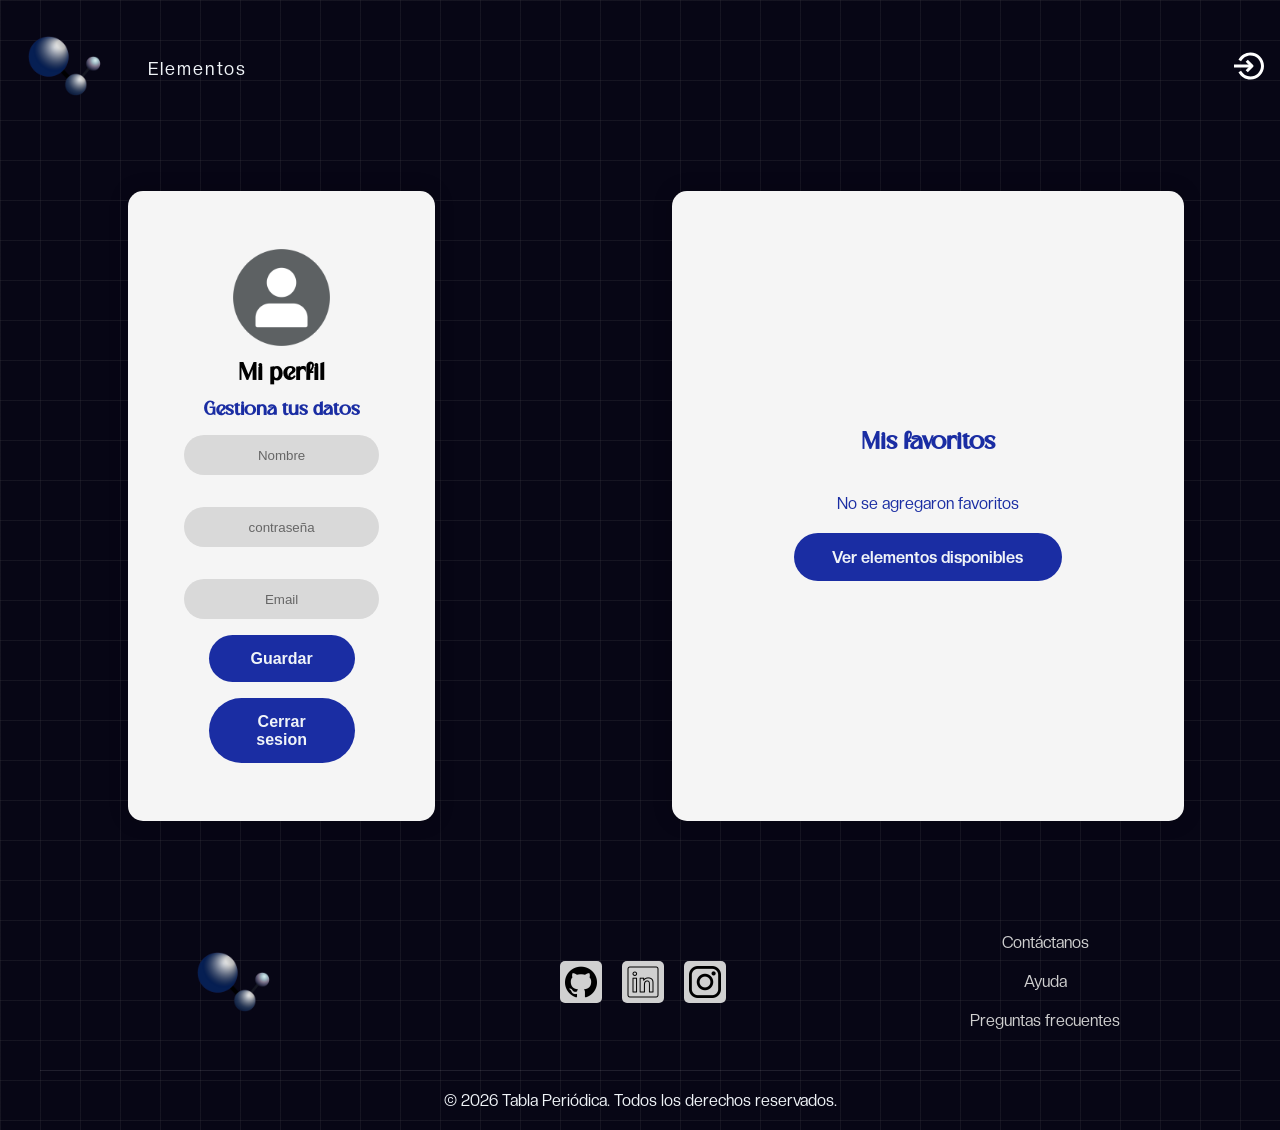
<file: perfil.html>
<!DOCTYPE html>
<html lang="en">

<head>
    <meta charset="UTF-8">
    <meta name="viewport" content="width=device-width, initial-scale=1.0">
    <link rel="stylesheet" href="./css/global.css">
    <link rel="stylesheet" href="./css/components.css">
    <link rel="stylesheet" href="./css/pages/perfil.css">
    <link rel="shortcut icon" href="./assets/img/logo01.png" type="image/x-icon">
    <title>Perfil</title>

</head>

<body class="hero">

    <header id="main-header">
        
    </header>


    <main>
        <div class="contenedor_principal">
            <section class="perfil">
                <img src="assets/img/icono perfil.png">
                <h1>Mi perfil</h1>
                <h3 class="oracion">Gestiona tus datos</h3>

                <form class="formulario_perfil" id="form" action="" method="POST">
                    <input name="nombre" placeholder="Nombre" type="text" id="nombre">
                    <span id="error-user" class="oracion"></span>
                    <input name="contraseña" placeholder="contraseña" type="password" id="password">
                    <span id="error-password" class="oracion"></span>
                    <input name="email" placeholder="Email" type="email" id="email" readonly>
                    <button type="submit" class="botones">Guardar</button>
                </form>



                <button type="button" class="botones" id="cerrar-sesion">Cerrar sesion</button>
            </section>



            <section class=" favoritos" id="contenedor_fav">
                <h1 class="oracion">Mis favoritos</h1>
                <div id="grilla-favoritos"></div>
            </section>
        </div>
    </main>

    <footer id="main-footer">
        
    </footer>
    <script type="module" src="./js/app.js"></script>


    <script type="module" src="./js/pages/perfil.js"></script>
    <script type="module" src="./js/app.js"></script>
</body>
</html>
</file>
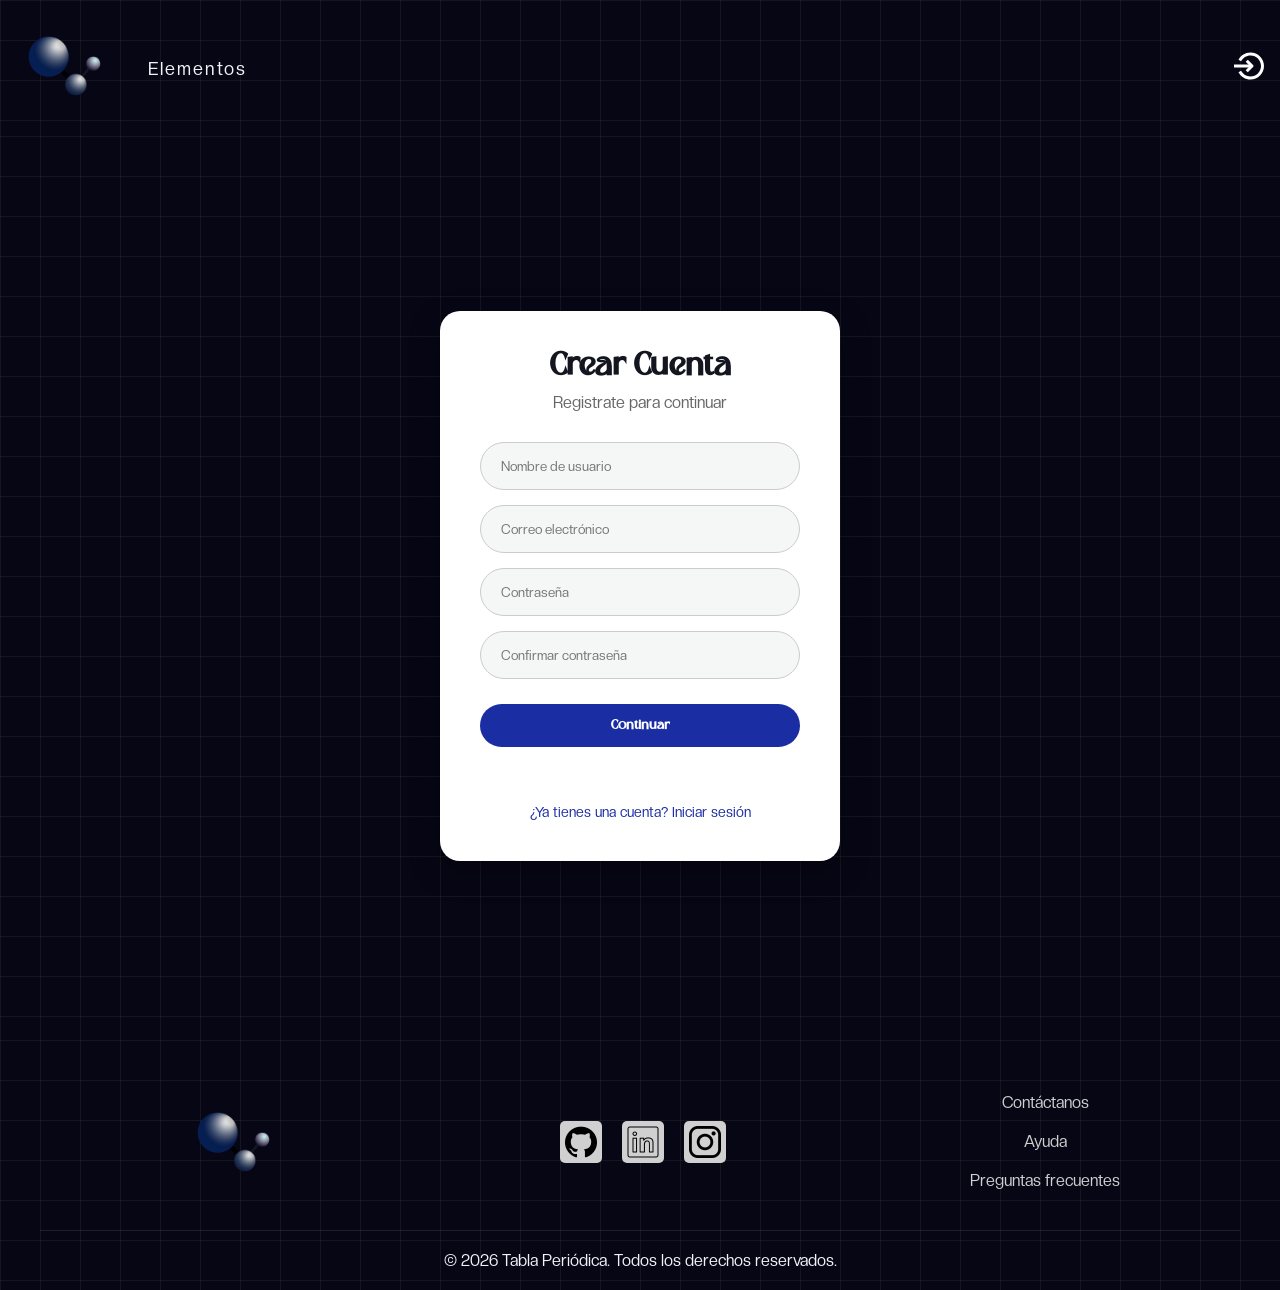
<file: registro.html>
<!DOCTYPE html>
<html lang="es">
<head>
    <meta charset="UTF-8">
    <meta name="viewport" content="width=device-width, initial-scale=1.0">
    <title>Registro - Tabla Periódica</title>
    <link rel="stylesheet" href="css/global.css">
    <link rel="stylesheet" href="css/components.css">
    <link rel="stylesheet" href="css/pages/registro.css">
    <link rel="icon" href="./assets/img/logo01.png" type="image/png">  

</head>
<body class="hero">
    <header id="main-header">
        
    </header>
    
    <main class="hero wrapper-centrado">
        <section class="flex-box">
            <article class="contenedor-registro">
                <h1 class="titulo-registro">Crear Cuenta</h1>
                <p class="subtitulo-registro">Registrate para continuar</p>
                <form action="./login.html" method="GET" class="form-estilo" novalidate>
                    <input type="text" name="usuario" placeholder="Nombre de usuario" autofocus>
                    <input type="email" name="correo" placeholder="Correo electrónico">
                    <input type="password" name="pass" placeholder="Contraseña">
                    <input type="password" name="pass-confirm" placeholder="Confirmar contraseña">
                    <button type="submit" class="btn-registro">Continuar</button>
                </form>
                <div class="enlace-retorno">
                    <a href="login.html">¿Ya tienes una cuenta? Iniciar sesión</a>
                </div>
            </article>
        </section>
        
    </main>
    <footer id="main-footer">
        
    </footer>
    <script type="module" src="./js/app.js"></script>
    <script src="js/pages/registro.js"></script>
</body>
</html>
</file>
<file: css/global.css>
/* Fuente para Títulos (Cranio) */
@font-face {
    font-family: 'Cranio';
    src: url('../assets/fonts/cranio/Cranio.otf') format('opentype');
    font-weight: normal;
    font-style: normal;
}

/* Fuente para Textos Generales (Creato Display - Regular) */
@font-face {
    font-family: 'Creato Display';
    src: url('../assets/fonts/creato/CreatoDisplay-Regular.otf') format('opentype');
    font-weight: normal; /* Equivalente a 400 */
    font-style: normal;
}

/* Versión Bold de Creato */
@font-face {
    font-family: 'Creato Display';
    src: url('../assets/fonts/creato/CreatoDisplay-Bold.otf') format('opentype');
    font-weight: bold; /* Equivalente a 700 */
    font-style: normal;
}

:root {
    --bg-main: #14161f;          /* El fondo oscuro */
    --color-primary: #1A2DA3;    /* Azul fuerte para botones/destaques */
    --color-secondary: #5466A7;  /* Azul apagado para bordes/paneles */
    
    --hero-linear-color: rgba(116, 116, 116, 0.138);
    --hero-background-color: rgb(7, 6, 21);
    --nav-line-a: #F0F4F8;
    
    /* lectura (Contraste) */
    --text-main: #F0F4F8;        /* Blanco azulado para textos */
    --text-color-card: #14161f;  /* texto en tarjetas blancas */
    --atomic-mass-color: gray;
    --bg-glass: rgba(84, 102, 167, 0.15); /* Transparencia color secundario */
    --background-color-redes: rgb(208, 208, 208);
    --background-color-card: #ffffff;
    --background-color-modal-caja: #F0F4F8;
    --background-color-modal: rgba(7, 6, 21, 0.85);

    /* Tipografías */
    --font-titulos: 'Cranio', sans-serif;
    --font-textos: 'Creato Display', sans-serif;
}

* {
    margin: 0;
    padding: 0;
    box-sizing: border-box;
}

body {
    background-color: var(--bg-main);
    color: var(--text-main);
    font-family: var(--font-textos);
}

h1, h2, h3 {
    font-family: var(--font-titulos);
}
</file>
<file: css/components.css>
/*--  Header y navbar  --*/

.hero {
    background-color: var(--hero-background-color);
    background-image: 
        linear-gradient(var(--hero-linear-color) 1px, transparent 1px),
        linear-gradient(90deg, var(--hero-linear-color) 1px, transparent 1px);
        background-size: 40px 40px;
}

header nav {
    display: flex;
    padding: 1em;
    gap: 2em; 
}

header nav ul {
    display: flex;
    align-items: center;
    gap: 2em; 
    margin: 0;
    padding: 0;
    flex-grow: 1; 
}

header nav ul li {
   list-style: none;
}

header nav ul li:nth-child(3) {
    margin-left: auto;
}

#logo {
    width: auto;
    height: 100px;
    border-radius: 2em;
}

header nav ul li a img {
    width: auto;
    height: 30px;
}

header nav ul li #elementos:hover,
.nav-shadow-icon:hover {
    box-shadow: 0 2px 0 0 var(--nav-line-a);
    transition: box-shadow 0.3s ease;
}

header nav ul li a {
   text-decoration: none;
   color: var(--text-main);
   font-size: large;
   letter-spacing: 2px;
}

/*-- Main --*/

main {
    min-height: 100vh;
}

/*-- Tarjetas --*/

.card {
    box-shadow: 0px 0px 5px 1px var(--color-secondary);
    padding: 10px;
    border-radius: 8px;
    display: flex;
    flex-direction: column;
    align-items: center;
    justify-content: center;
    position: relative; 
    aspect-ratio: 1 / 1.15; 
    background-color: var(--background-color-card); 
    color: var(--text-color-card);
    max-width: 10em;

    cursor: pointer;
    transition: transform 0.2s ease, box-shadow 0.3s ease;
}

.card:hover {
    transform: translateY(-5px);
    box-shadow: 0px 5px 15px 2px var(--color-primary);
}

.card .atomic-number {
    position: absolute;
    top: 8px;
    left: 10px;
    font-size: 0.8rem;
    font-weight: bold;
    color: var(--color-secondary); 
}

.card h3 {
    margin: 0;
    font-size: 2.2rem;
    font-family: var(--font-titulos);
    color: var(--color-primary); 
    white-space: nowrap;     
    overflow: hidden;        
    text-overflow: ellipsis; 
    margin-bottom: 0.2em;
}

.card .name {
    margin: 5px 0 0 0;
    font-size: 0.85rem;
    text-transform: capitalize;
}

.card .atomic-mass {
    font-size: 0.7rem;
    color: var(--atomic-mass-color);
    margin-top: auto;
}

.card-link {
    text-decoration: none;
    color: inherit;
    display: block;
}

.card button {
    position: absolute;
    top: 6px;
    right: 6px;
    background: transparent;
    border: none;
    cursor: pointer;
    font-size: 1.1rem;
    transition: transform 0.2s ease; 
}

.card button:hover {
    transform: scale(1.1);
}

.card button.activa {
    transform: scale(0.9);
    filter: drop-shadow(0 0 4px rgba(255, 0, 0, 0.5));
}

.modal {
    display: none;
    position: fixed;
    top: 0;
    left: 0;
    width: 100vw;
    height: 100vh;
    background-color: var(--background-color-modal); 
    backdrop-filter: blur(5px); 
    z-index: 1000; 
    justify-content: center;
    align-items: center;
}

.modal.open-modal {
    display: flex;
}
.modal:target {
    display: flex;
}

.modal-content {
    background-color: var(--background-color-modal-caja); 
    color: var(--bg-main); 
    padding: 30px;
    border-radius: 12px;
    max-width: 500px;
    width: 90%;
    position: relative; 
    box-shadow: 0px 10px 25px rgba(0, 0, 0, 0.5);
    border: 2px solid var(--color-primary); 
}

.close-btn {
    position: absolute;
    top: 10px;
    right: 15px;
    font-size: 2rem;
    color: var(--bg-main);
    text-decoration: none;
    font-weight: bold;
    transition: color 0.3s ease;
}

.close-btn:hover {
    color: var(--color-primary);
}

.modal-content h2 {
    color: var(--color-primary);
    margin-bottom: 15px;
    font-family: var(--font-titulos);
}

.modal-body p {
    margin-bottom: 10px;
    line-height: 1.5;
}


/* Buscador de elementos */
#search {
    border-radius: 5px;
    padding: 5px;
    font-size: 16px;              /* Tamaño de fuente cómodo para leer */
    color: var(--text-color-card);
    width: 20em;
    box-shadow: 0px 0px 5px 1px var(--color-secondary);
    transition: all 0.3s ease;    
    outline: none;
}
#search:hover {
    box-shadow: 0px 0px 5px 3px var(--color-secondary);
}
#search:focus {
  box-shadow: 0px 0px 8px 4px var(--color-primary); 
}
#search::placeholder {
    color: var(--color-secondary);
    font-style: italic;
}



/* -- Footer -- */
footer{
    display: grid;
    grid-template-columns: repeat(3, 1fr);
    gap: 15px;
    padding: 20px 40px;
    margin-top: 2em;
    justify-items: center;
    align-items: center;
    width: 100%;
}

#logo-footer img{
    z-index: -1;
    width: auto;
    height: 100px;
    display: block;
    margin: 0 auto;
}

.nav-redes{
    height: 50px;
    display: flex;
    justify-content: center;
    align-items: center;
}

.nav-redes ul {
    display: flex;
    max-width: 10em;
    justify-content:space-between;
    align-items: center;
    gap: 20px;
}
.nav-redes ul li {
    list-style: none;
     background-color: var(--background-color-redes);
     padding: 5px;
     border-radius: 5px;
}

.nav-redes ul li a{
    display: flex;
    justify-content: center;
    align-items: center;
    text-decoration: none;
    transition: transform 0.3s ease;
}

.nav-redes ul li a:hover{
    transform: scale(1.15); 
}

.nav-redes ul li a img {
    width: 32px;
    height: auto;
    display: block;
    
}

.nav-ayuda ul {
    display: flex;
    flex-direction: column;
    align-items: center; 
    gap: 10px;
    list-style: none;
}
.nav-ayuda ul li {
    padding: 5px;
    text-align: center;
}
.nav-ayuda  a{
text-decoration: none;
color: var(--background-color-redes);
}
.nav-ayuda  a:hover{
    text-decoration: underline;
}

#text-footer {
    grid-column: 1 / -1; 
    text-align: center;  
    margin-top: 20px;
    padding-top: 20px;
    border-top: 1px solid rgba(255, 255, 255, 0.1);
    justify-self: stretch;
}

@media (max-width: 799px) {
    footer {
    grid-template-columns: 1fr; 
    gap: 25px
    }
}
</file>
<file: css/pages/perfil.css>
* {
    margin: 0;
    padding: 0%;

}


main {

    display: flex;
    align-items: center;
    justify-content: center;
    min-height: calc(100vh - 160px);
    padding: 2em 0;
}

h1 {
    color: black;
    text-align: center;
}

.contenedor_principal {
    min-height: 70vh;
    width: 80%;
    display: grid;
    grid-template-columns: repeat(2, 50%);
    gap: 2em;
}

.perfil {
    max-width: 60%;
    display: flex;
    flex-direction: column;

}

.perfil,
.favoritos {
    background-color: whitesmoke;
    padding: 2em;
    gap: 1em;
    border-radius: 15px;
    align-items: center;
    justify-content: center;
    box-shadow: 0 0 20px rgba(0, 0, 0, 0.2);
    transition: transform 0.3s ease;
}

.perfil:hover,
.favoritos:hover {
    transform: translateY(-5px);
}

.perfil img {

    width: 40%;

}

.perfil input {
    text-align: center;
    background-color: #d9d9d9;
    width: 80%;
    border-radius: 500px;
    height: 3em;
    border: none;
    outline: none;
}

input::placeholder {
    color: #666;
}

.formulario_perfil {
    width: 100%;
    display: flex;
    flex-direction: column;
    align-items: center;
    gap: 1em
}



.botones,
.boton_falso {
    background-color: var(--color-primary);
    color: var(--text-main);
    padding: 0.9em 1.5em;
    border-radius: 500px;
    border: var(--text-main);
    width: 60%;
    cursor: pointer;
    transition: 0.3s;
    font-weight: bold;
    font-size: 1em;
    text-align: center;
}

.boton_falso {
    text-decoration: none;
}


.botones:hover,
.boton_falso:hover,
.actualizar_perfil-disparador:hover {
    background-color: var(--color-secondary);
}

.actualizar_perfil-disparador {
    display: inline-block;
    background-color: var(--color-primary);
    color: var(--text-main);
    padding: 0.9em 1.5em;
    border-radius: 500px;
    border: var(--text-color-card);
    width: 60%;
    cursor: pointer;
    transition: 0.3s;
    font-weight: bold;
    text-align: center;

}

#mensaje {
    margin-top: 1em;
    color: green;
    display: none;
}

.oracion {

    color: var(--color-primary);
}


/*Agregado por js*/

#grilla-favoritos {
    display: grid;
    grid-template-columns: repeat(auto-fit, minmax(130px, 1fr));
    justify-content: center;
    gap: 20px;
    width: 100%;
}

#contenedor_fav {
    display: flex;
    flex-direction: column;
    justify-content: center;
    align-items: center;
    height: 100%;
    text-align: center;
    gap: 20px;
}





@media (max-width: 768px) {
    main {
        margin: 0em;
        padding-top: 100px;
    }

    body {
        overflow: visible;
    }

    .contenedor_principal {
        grid-template-columns: 1fr;
        height: auto;
        min-height: auto;
        width: 90%;
        row-gap: 2em;
    }

    h1 {
        color: var(--text-color-card);
        font-size: 2em;
    }

    .perfil {
        max-width: 100%;
    }

    .perfil,
    .favoritos {
        padding: 2em;
    }
}
</file>
<file: css/pages/registro.css>
.wrapper-centrado {
    display: flex;
    justify-content: center;
    align-items: center;
    padding: 20px;
    min-height: 100vh;
}

/* --- Contenedor principal --- */

.contenedor-registro {
    background-color: var(--background-color-card); /* Blanco según global.css */
    width: 400px;
    padding: 40px;
    border-radius: 20px;
    box-shadow: 0px 10px 30px rgba(0, 0, 0, 0.4);
    text-align: center;
}

.titulo-registro {
    color: var(--text-color-card);
    font-size: 32px;
    margin-bottom: 10px;
}   

.subtitulo-registro {
    font-family: var(--font-textos);
    color: #666666;
    margin-bottom: 30px;    
}

.form-estilo {
    display: flex;
    flex-direction: column;
    gap: 15px;
}

input {
    padding: 15px 20px;
    border: 1px solid #cccccc;
    border-radius: 30px; 
    background-color: #f4f7f6;
    font-family: var(--font-textos);
    outline: none;
}

.btn-registro {
    margin-top: 10px;
    padding: 15px;
    background-color: var(--color-primary);
    color: #ffffff;
    border: none;
    border-radius: 30px;
    font-family: var(--font-titulos);
    font-weight: bold;
    cursor: pointer;
    transition: 0.3s ease; /* Transición suave para interactividad */
}

.btn-registro:hover {
    background-color: var(--color-secondary);
    transform: translateY(-2px); /* Pequeño efecto de elevación*/
}

/* --- VÍNCULOS --- */

.enlace-retorno {
    margin-top: 25px;
}

.enlace-retorno a {
    color: var(--color-primary);
    text-decoration: none;
    font-size: 14px;
}

.enlace-retorno a:hover {
    text-decoration: underline;
}

/* --- DISEÑO RESPONSIVO --- */

@media (max-width: 480px) {
    .contenedor-registro {
        padding: 30px 20px;
        width: 95%; 
    }
    .titulo-registro {
        font-size: 26px;
    }
}
</file>
